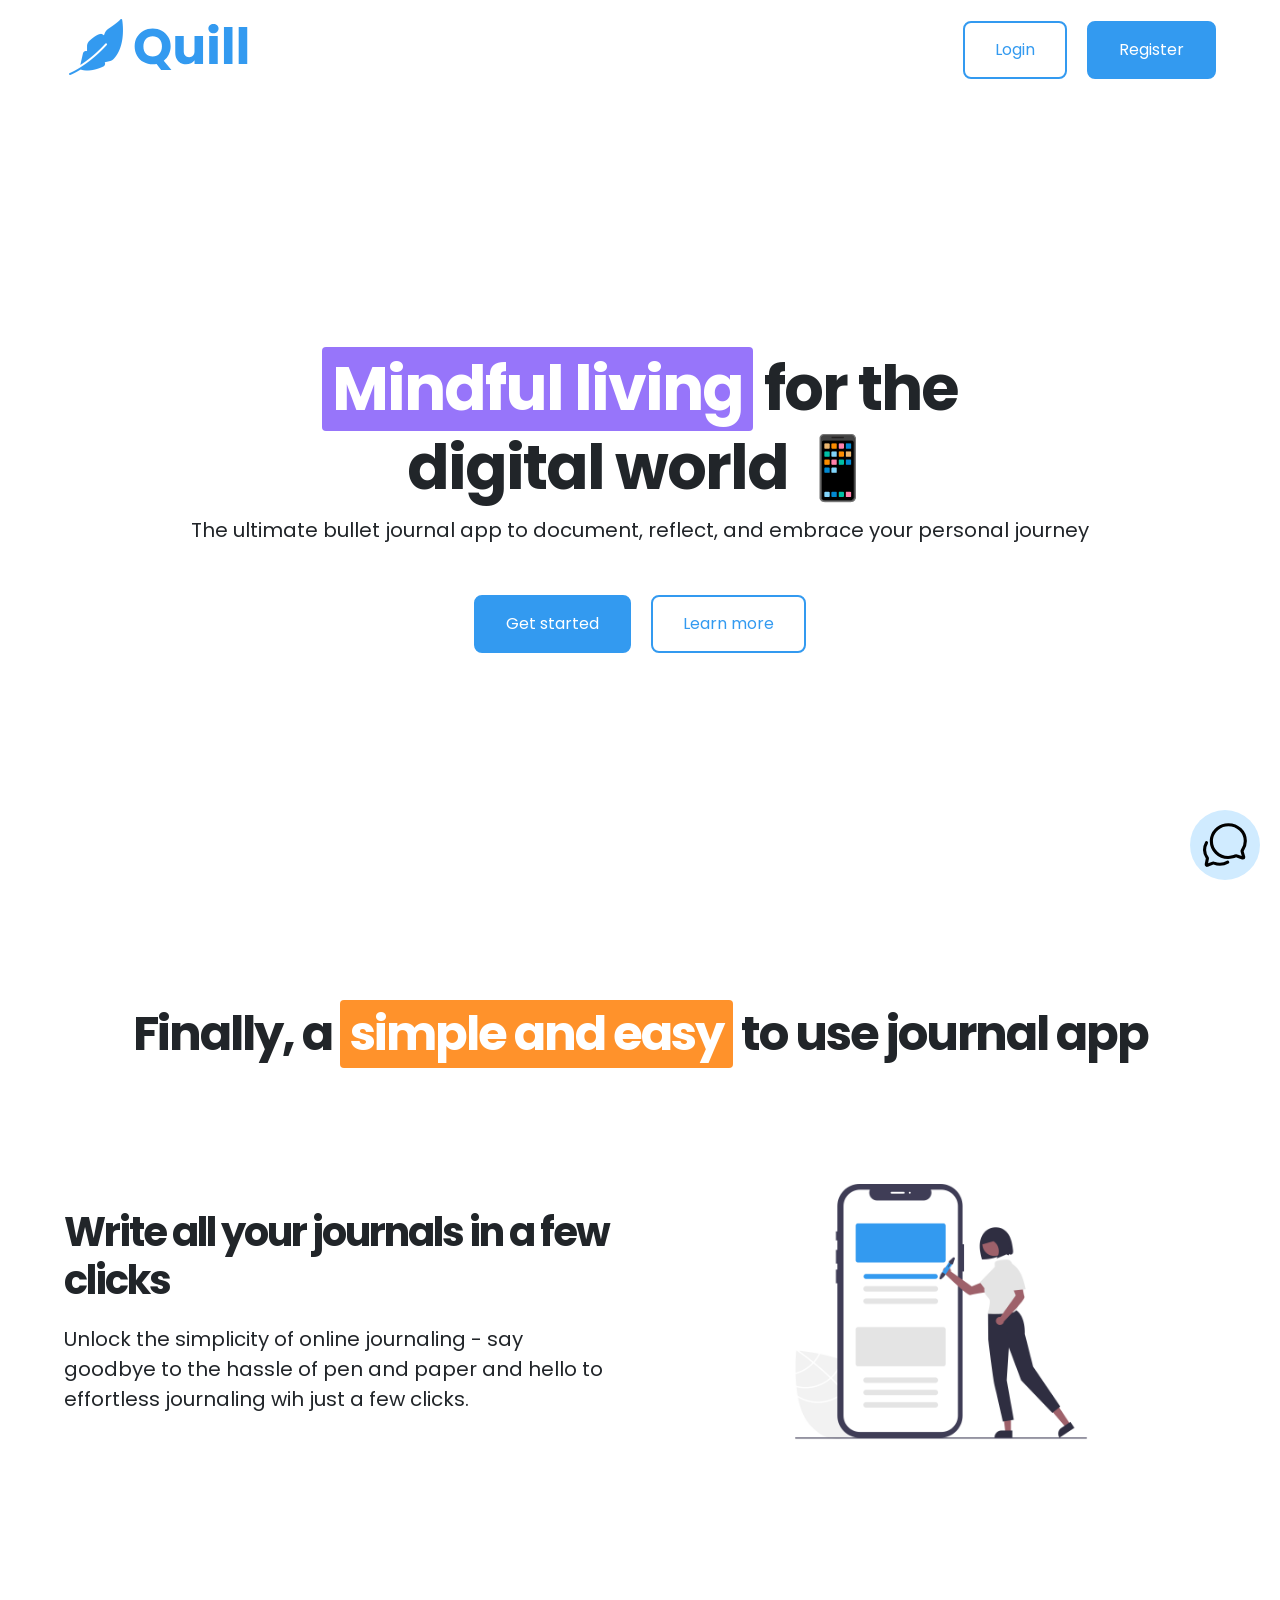
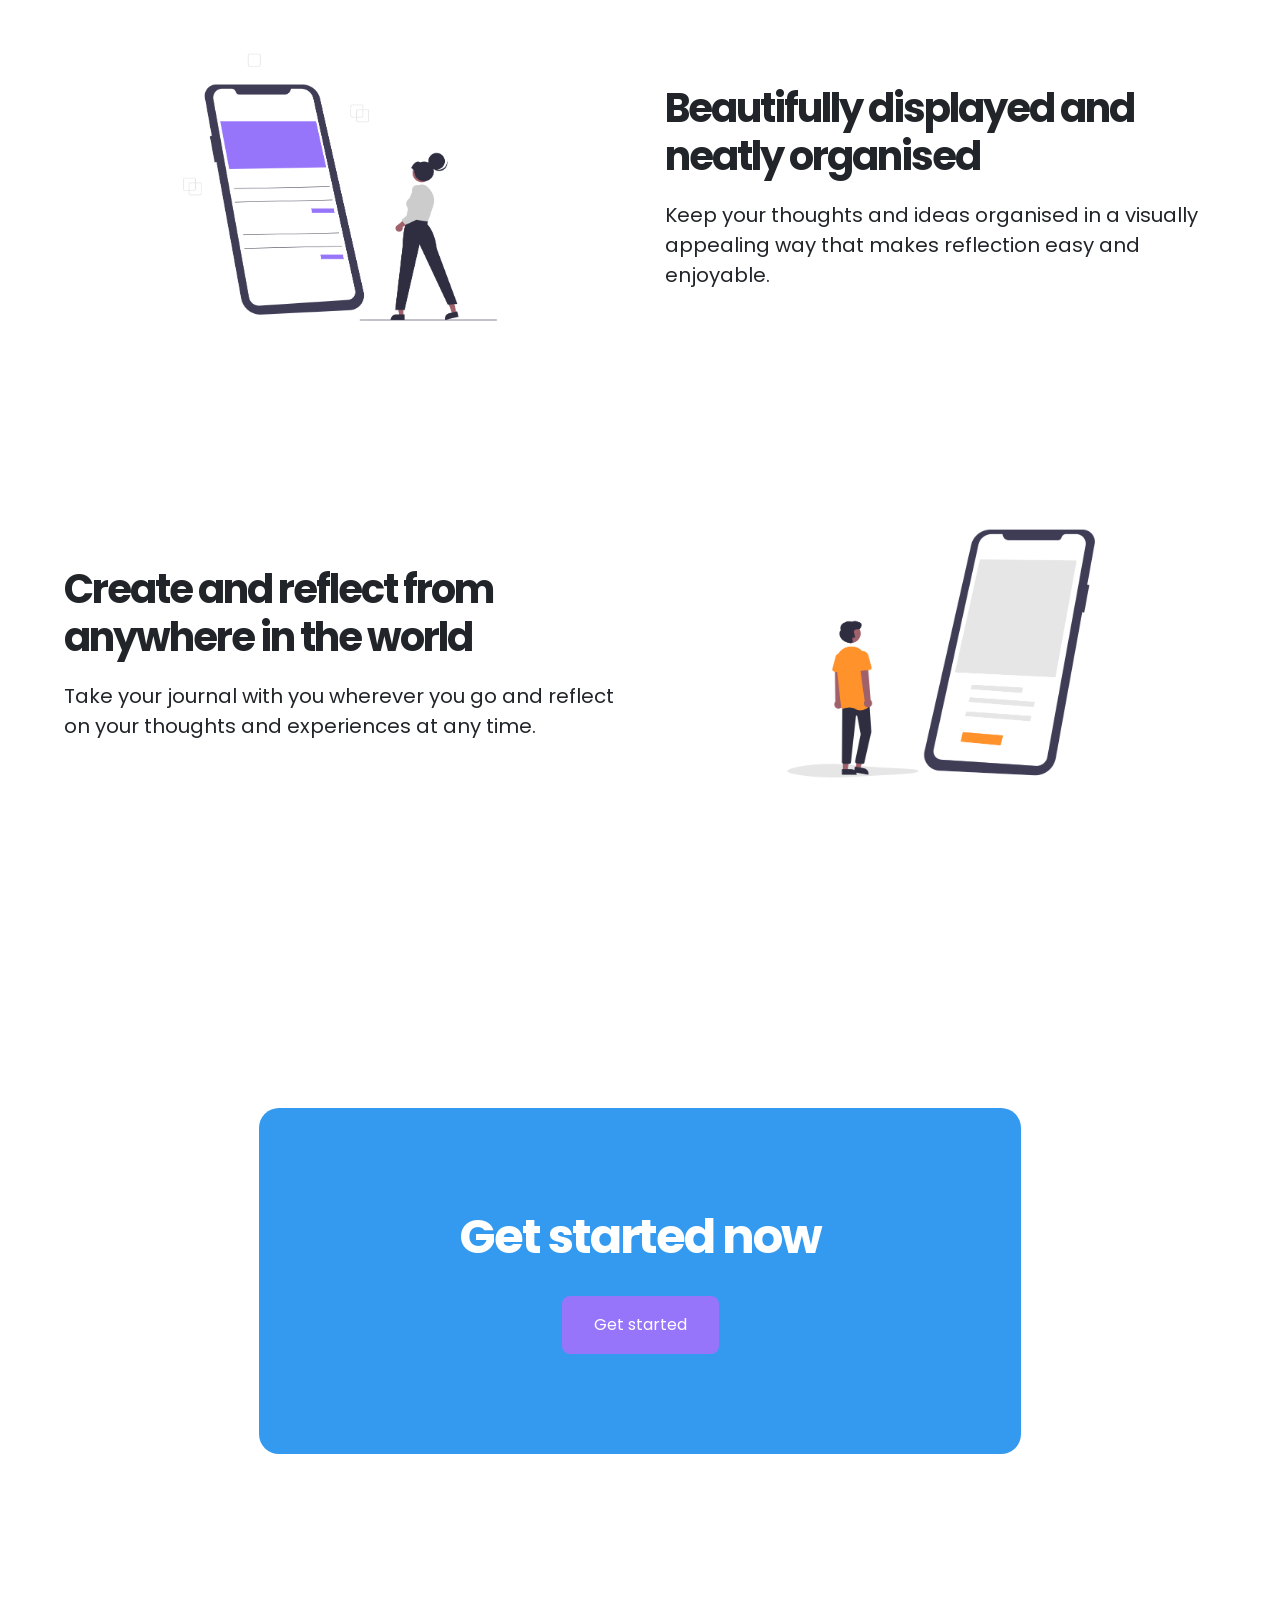
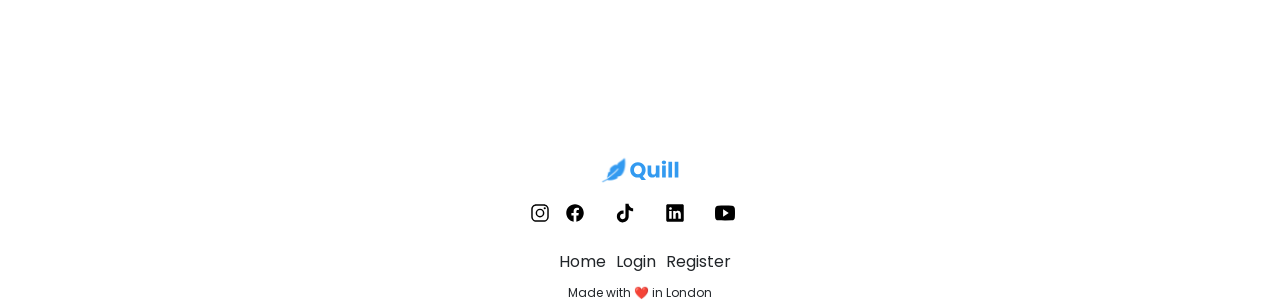
<file: index.html>
<!DOCTYPE html>
<html lang="en">
<head>
    <meta charset="UTF-8">
    <meta name="viewport" content="width=device-width, initial-scale=1.0">

    <link rel="preconnect" href="https://fonts.googleapis.com">
<link rel="preconnect" href="https://fonts.gstatic.com" crossorigin>
<link href="https://fonts.googleapis.com/css2?family=Poppins:ital,wght@0,100;0,200;0,300;0,400;0,500;0,600;0,700;0,800;0,900;1,100;1,200;1,300;1,400;1,500;1,600;1,700;1,800;1,900&display=swap" rel="stylesheet">

    <link rel="stylesheet" href="app.css">
    <link rel="stylesheet" href="queries.css">
    <title>Quill</title>
</head>
<body>
    <div class="container">
    <header>
                    <!-- NAVIGATION -->
            <nav class="navbar">  
                <a href="index.html"><img class="logo-md" src="images/quill.svg" alt="Quill Logo"></a> 
                <ul class="nav-button-container">
                    <li><a class="btn btn-primary-outline" href="login.html">Login</a></li>
                    <li><a class="btn btn-primary" href="register.html">Register</a></li>
                </ul>
            </nav>
            

                <!-- HERO SECTION -->
            <section class="hero-section">   
                <h1 class="hero-heading"><span class="highlight highlight-secondary">Mindful living</span> for the <br class="hero-heading-break"> digital world 📱</h1>
                <p class="hero-paragraph">The ultimate bullet journal app to document, reflect, and embrace your personal journey</p>

                <ul class="hero-btn-container">
                    <li><a class="btn btn-primary" href="register.html">Get started</a></li>
                    <li><a class="btn btn-primary-outline" href="#features">Learn more</a></li>
                </ul>
            </section>
        </header>

        
    <main>
            <!-- FEATURE SECTION -->
        <section class="features-section">  
            <h2 id="features" class="features-main-heading"> Finally, a <span class="highlight highlight-tertiary"> simple and easy </span> to use journal app</h2>

            <div class="features-grid-container">
                <div>
                    <h3 class="feature-headings">Write all your journals in a few clicks</h3>
                     <p>Unlock the simplicity of online journaling - say goodbye to the hassle of pen and paper and hello to effortless journaling wih just a few clicks.</p>
                </div>
                <img class="feature-img" src="images/features-1.png" alt="simple online journaling">

                <div> 
                    <h3 class="feature-headings">Beautifully displayed and neatly organised</h3>
                    <p>Keep your thoughts and ideas organised in a visually appealing way that makes reflection easy and enjoyable.</p>
                </div>
                <img class="feature-img feature-img-swap-order" src="images/features-2.png" alt="beautifully displayed journal">

                <div> 
                    <h3 class="feature-headings">Create and reflect from anywhere in the world</h3>
                    <p>Take your journal with you wherever you go and reflect on your thoughts and experiences at any time.</p>
                </div>
                <img class="feature-img" src="images/features-3.png" alt="create journals anywhere">  

            </div>


            <!-- <div>
                <h3 class="feature-headings">Write all your journals in a few clicks</h3>
                <p>Unlock the simplicity of online journaling - say goodbye to the hassle of pen and paper and hello to effortless journaling wih just a few clicks.</p>
                <img class="feature-img" src="images/features-1.png" alt="simple online journaling">
            </div>
        
            <div>
                <h3 class="feature-headings">Beautifully displayed and neatly organised</h3>
                <p>Keep your thoughts and ideas organised in a visually appealing way that makes reflection easy and enjoyable.</p>
                <img class="feature-img" src="images/features-2.png" alt="beautifully displayed journal">
            </div>
            
            <div>
                <h3 class="feature-headings">Create and reflect from anywhere in the world</h3>
                <p>Take your journal with you wherever you go and reflect on your thoughts and experiences at any time.</p>
                <img class="feature-img" src="images/features-3.png" alt="create journals anywhere">  
            </div> -->
            
        </section>


            <!-- CTA SECTION -->
            <section class="cta-section">
                <div class="cta-card">
                    <h2 class="cta-heading">Get started now</h2>
                    <a class="btn btn-secondary" href="Register.html">Get started</a>
                </div>

                
            </section>
    </main>



        <!-- FOOTER -->
    <footer class="footer">
        <a href="index.html"><img class="logo-sm" src="images/quill.svg" alt="Quill Logo"></a>
        <ul class="social-icons-container">
                <li><a href="https://instagram.com"><img class="social-icons" src="images/logo-instagram.svg" alt="Instagram"></a></li>
                <li><a href="https://facebook.com"><img class="social-icons" src="images/logo-facebook.svg" alt="Facebook" </a></li>
                <li><a href="https://tiktok.com"><img class="social-icons" src="images/logo-tiktok.svg" alt="TikTok" </a></li>
                <li><a href="https://linkedin.com"><img class="social-icons" src="images/logo-linkedin.svg" alt="LinkedIn" </a></li>
                <li><a href="https://youtube.com"><img class="social-icons" src="images/logo-youtube.svg" alt="YouTube" </a></li>
        </ul>

        <ul class="footer-links-container">
            <li><a href="index.html">Home</a></li>
            <li><a href="login.html">Login</a></li>
            <li><a href="register.html">Register</a></li>

        </ul>
        <p class="small-text"> Made with ❤️ in London</p>
    </footer>
    </div>

    <!-- <div class="modal">
        <h2>New Year Discount!</h2>
        <p>Get 50% off now!</p>
        <button>Claim now</button>
    </div> -->

    <div class="chat-container"> 
        <img class="chat-icon" src="images/chat.svg" alt="alt icon">
    </div>
  
</body>
</html>
</file>
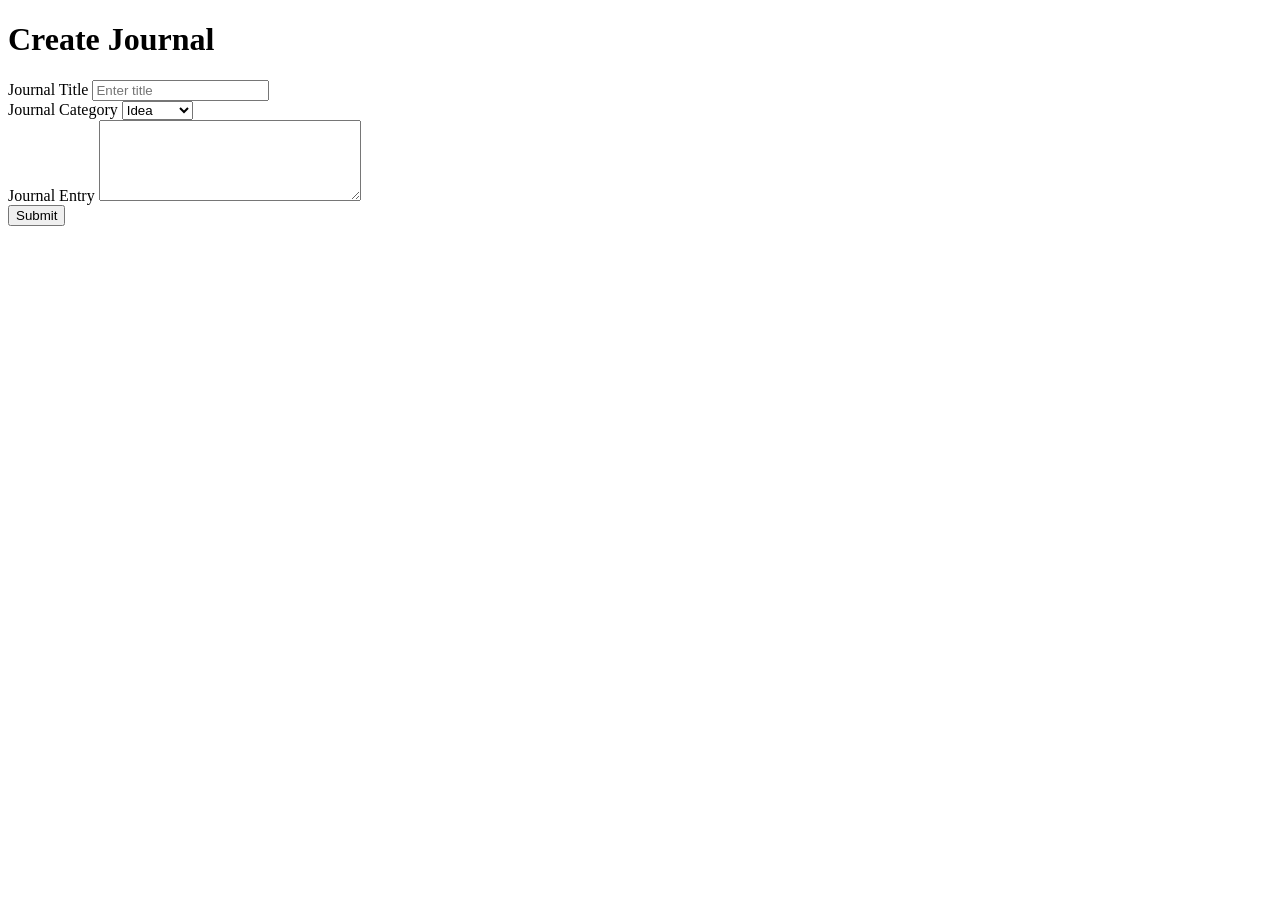
<file: create-journal.html>
<!DOCTYPE html>
<html lang="en">
<head>
    <meta charset="UTF-8">
    <meta name="viewport" content="width=device-width, initial-scale=1.0">
    <title>Create journal</title>
</head>
<body>
    <h1>Create Journal</h1>

    <form action="/api/v1/journals" method="Post">
        <label for="main-title">Journal Title</label>
       <input id="main-title" type="text" name="title" placeholder="Enter title">

<br>

    <label for="category">Journal Category</label>
        <select id="category" name="category">
            <option value="idea">Idea</option>
            <option value="note">Note</option>
            <option value="goal">Goal</option>
            <option value="habit">Habit</option>
            <option value="memory">Memory</option>
            <option value="mood">Mood</option>
            <option value="event">Event</option>
            <option value="task">Task</option>
        </select>

        <br>

       <label for="journal-entry">Journal Entry</label>
       <textarea id="journal-entry" name="entry" cols="30" rows="5"></textarea>
     <br>
<button type="submit">Submit</button>

</form>

    </form>
</body>
</html>
</file>
<file: app.css>
/* 

-------------- Typography -------------

FONT SIZES
12px/ 16px / 20px / 24px / 32px / 40px / 48px / 62px

FONT WEIGHTS
400 / 700

LINE HEIGHT
1.2 / 1.5

LETTER SPACING 
0 / -2px

FONT FAMILY
Poppins


-------------- Colors -----------------

PRIMARY

----------------BORDER RADIUS-----------------
4px / 8px / 20px


---------------SPACING SYSTEM-----------------
5px / 10px / 15px / 20px / 30px / 50px / 100px / 200px


 ---------------- Global Styles ----------------- */

:root {
     /* FONT SIZE */
    --text-sm: 1.2rem;
    --text-base: 1.6rem;
    --text-paragraph: 2rem;
    --text-h5: 2.4rem;
    --text-h4: 3.2rem;
    --text-h3: 4rem;
    --text-h2: 4.8rem;
    --text-h1: 6.2rem;

    /* FONT WEIGHT */
    --font-weight-normal: 400;
    --font-weight-bold: 700;

    /* LINE HEIGHT */
    --line-height-tight: 1.2;
    --line-height-normal: 1.5;

    /* LETTER SPACING */
    --letter-spacing-tight: -2px;

    /* FONT FAMILY */
    --font-family: "Poppins", sans-serif;

    /* COLORS */
    --primary-base: #339af0;
    --primary-tint: #d0ebff;
    --primary-shade: #1c7ed6;

    --secondary-base: #9775fa;
    --secondary-tint: #e5dbff;
    --secondary-shade: #7048e8;

    --tertiary-base: #ff922b;
    --tertiary-tint: #ffe8cc;
    --tertiary-shade: #f76707;

    --grey-base: #495057;
    --grey-tint: #f1f3f5;
    --grey-shade: #212529;

    --white: #ffffff;
    --black: #000000;

    /* MISCELLANEOUS */
    --nav-height: 100px; 
    /* updte the value in the flexbox */

}



* {
    box-sizing: border-box;
    margin: 0;
    padding: 0;
}

html{
    font-size: 62.5%;
}

body {
    font-family: var(--font-family);
    font-weight: var(--font-weight-normal);
    line-height: var(--line-height-normal);
    color: var(--grey-base);
}

.container {
    max-width: 1200px;
    width: 90%;
    margin: 0 auto;
}

h1, h2, h3, h4, h5 {
    font-weight: var(--font-weight-bold);
    line-height: var(--line-height-tight);
    letter-spacing: var(--letter-spacing-tight);
    font-family: var(--font-family);
    color: var(--grey-shade);
}

h1 {
    font-size: var(--text-h1);
}

h2 {
     font-size: var(--text-h2);
}

h3 {
     font-size: var(--text-h3);
}

h4 {
    font-size: var(--text-h4);
}

h5{
    font-size: var(--text-h5);
}



p, a, .small-text {
    font-weight: 400;
    line-height: 1.5;
    font-family: "Poppins", sans-serif;
    color: #212529;
}

p {
    font-size: var(--text-paragraph);
}

a {
    text-decoration: none;
    font-size: var(--text-base);
    display: inline-block;
}
/* a: link, a:visited, a:hover, a:active {
    color: var(--grey-base);
} */

span {
    display: inline-block;
}

ul {
    list-style: none;
}



.small-text {
    font-size: var(--text-sm);
}



/* -----------------components ---------------- */

.btn {
    font-weight: 400;
    font-family: "Poppins", sans-serif;
    text-decoration: none;
    font-size: var(--text-base);
    padding: 1.5rem 3rem;
    border-radius: 8px;
}

.btn-primary:link, .btn-primary:visited {
    background-color: var(--primary-base);
    color: var(--white);
    border: 2px solid var(--primary-base);
    transition: 0.5s;
}

.btn-primary:hover, .btn-primary:active {
    background-color: var(--primary-shade);
    color: var(--white);
    border: 2px solid var(--primary-shade);
    transform: scale(1.05, 1.05);
    box-shadow: 0px 3px 6px 0px var(--grey-base);
}



.btn-primary-outline:link, .btn-primary-outline:visited {
    background-color: var(--white);
    color: var(--primary-base);
    border: 2px solid var(--primary-base);
    transition: 0.5s;
}

.btn-primary-outline:hover, .btn-primary-outline:active {
    background-color: var(--white);
    color: var(--primary-shade);
    border: 2px solid var(--primary-shade);
    transform: scale(1.05, 1.05);
    box-shadow: 0px 3px 6px 0px var(--grey-base);
}




.btn-secondary:link, .btn-secondary:visited {
    background-color: var(--secondary-base);
    color: var(--white);
    border: 2px solid var(--secondary-base);
    transition: 0.5s;
}

.btn-secondary:hover, .btn-secondary:active {
    background-color: var(--secondary-shade);
    color: var(--white);
    border: 2px solid var(--secondary-shade);
    transform: scale(1.05, 1.05);
    box-shadow: 0px 3px 6px 0px var(--grey-base);
}


.highlight {
    color: var(--white);
    padding: 0.5rem 1rem;
    border-radius: 4px;
}

.highlight-primary {
    background-color: var(--primary-base);
}

.highlight-secondary {
    background-color: var(--secondary-base);
}

.highlight-tertiary {
    background-color: var(--tertiary-base);
}



.logo-md {
    width: 1o0px;
}

.logo-sm {
    width: 80px;
}

.chat-container {
    height: 7rem;
    width: 7rem;
    background-color: var(--primary-tint);
    border-radius: 50%;
    display: flex;
    justify-content: center;
    align-items: center;
    position: fixed; 
    bottom: 2rem;
    right: 2rem;
}

.chat-icon {
    width: 5rem;
    height: 5rem;
}

/* .modal {
    position: fixed;
    top: 0;
    left: 0;
    width: 100%;
    height: 100%;
    background-color: white;
    display: flex;
    flex-direction: column;
    align-items: center;
    justify-content: center;
    z-index: 999;
} */

/* ----------------sections----------------- */


/* ----------nav bar--------------- */
.navbar {
    height: var(--nav-height);
    display: flex;
    justify-content: space-between;
    align-items: center;

}

.nav-button-container {
    display: flex;
    gap: 2rem;
}

/* ----------hero section--------------- */
.hero-section {
    height: calc(100vh - var(--nav-height));
    min-height: 400px;
    margin-bottom: 10rem;
    display: flex;
    flex-direction: column;
    justify-content: center;
    align-items: center;
}

.hero-heading {
    margin-bottom: 1rem;
    text-align: center;
}

.hero-paragraph {
    margin-bottom: 5rem;
    text-align: center;
}

.hero-btn-container {
    display: flex;
    gap: 2rem;
}

/* ------------features section------------- */
.features-section {
    Margin-bottom: 30rem;
}

.features-main-heading {
    text-align: center;
    margin-bottom: 8rem;
}

.features-grid-container {
    display: grid;
    grid-template-columns: 1fr 1fr;
    row-gap: 15rem;
    column-gap: 5rem;
    justify-items: center;
    align-items: center;
}

.feature-img-swap-order{
    grid-row: 2 / 3;
    grid-column: 1 / 2;
}


.feature-headings {
    margin-bottom: 2rem;
}

.feature-img {
    max-width: 400px;
    width: 100%;
}

/* ---------------cta section-------------- */
.cta-section {
margin-bottom: 30rem;
display: flex;
justify-content: center;
}

.cta-card {
    text-align: center;
    background-color: var(--primary-base);
    max-width: 1000px;
    padding: 10rem 20rem;
    border-radius: 20px;
    
}

.cta-heading {
    margin-bottom: 3rem;
    color: var(--white);
}


/* ---------------footer-------------- */
.footer {
    display: flex;
    flex-direction: column;
    align-items: center;
    gap: 1rem;
}

.social-icons-container {
    display: flex;
    gap: 1.5rem;
}

.footer-links-container {
    display: flex;
    gap: 1rem;
}

.social-icons {
    width: 20px;
}
</file>
<file: queries.css>
/* LG - SMALL LAPTOPS: 1024px - 1280px */

@media (max-width: 72rem) {
    /* 1150px / 16px = 71.875rem */
    /* 72rem X 16px = 1152px */

    html {
        font-size: 56.25%;
    }

    .features-grid-container {
        column-gap: 2rem;
    }

    .cta-section {
        margin-bottom: 20rem;
    }


}

@media (max-width: 51rem) {
    /* 815 / 16px = 51rem */
    /* 51rem x 16px = 816px */

    html {
        font-size: 43.75%;
    }

}

/* SM - PHONE LANDSCAPE: 576px - 768px */

@media (max-width: 43rem) {
    /* 680px / 16px = 43rem */
    /* 43rem x 16px = 688px */

    html {
        font-size: 43.75%;
    }

    .cta-card {
        padding: 8rem 16rem;
    }

    .features-section {
        margin-bottom: 20rem;
    }

    .features-grid-container {
        row-gap: 5rem;
        column-gap: 0.5rem;
    }
}

/* XS - PHONE PORTRAIT: < 576px */

@media (max-width: 34rem) {
    /* 530px / 16px = 34.375rem */
    /* 34rem x 16px = 544px */

    html {
        font-size: 37.5%;
    }

    .hero-heading-break {
        display: none;
    }

    /* .hero-section {
        height: auto;
    } */

    .features-grid-container {
        grid-template-columns: 1fr;  
    }

    .feature-image-swap-order {
        grid-row: auto;
        grid-column: auto;
    }

    .cta-card {
        padding: 8rem 6rem;
    }
}
</file>
